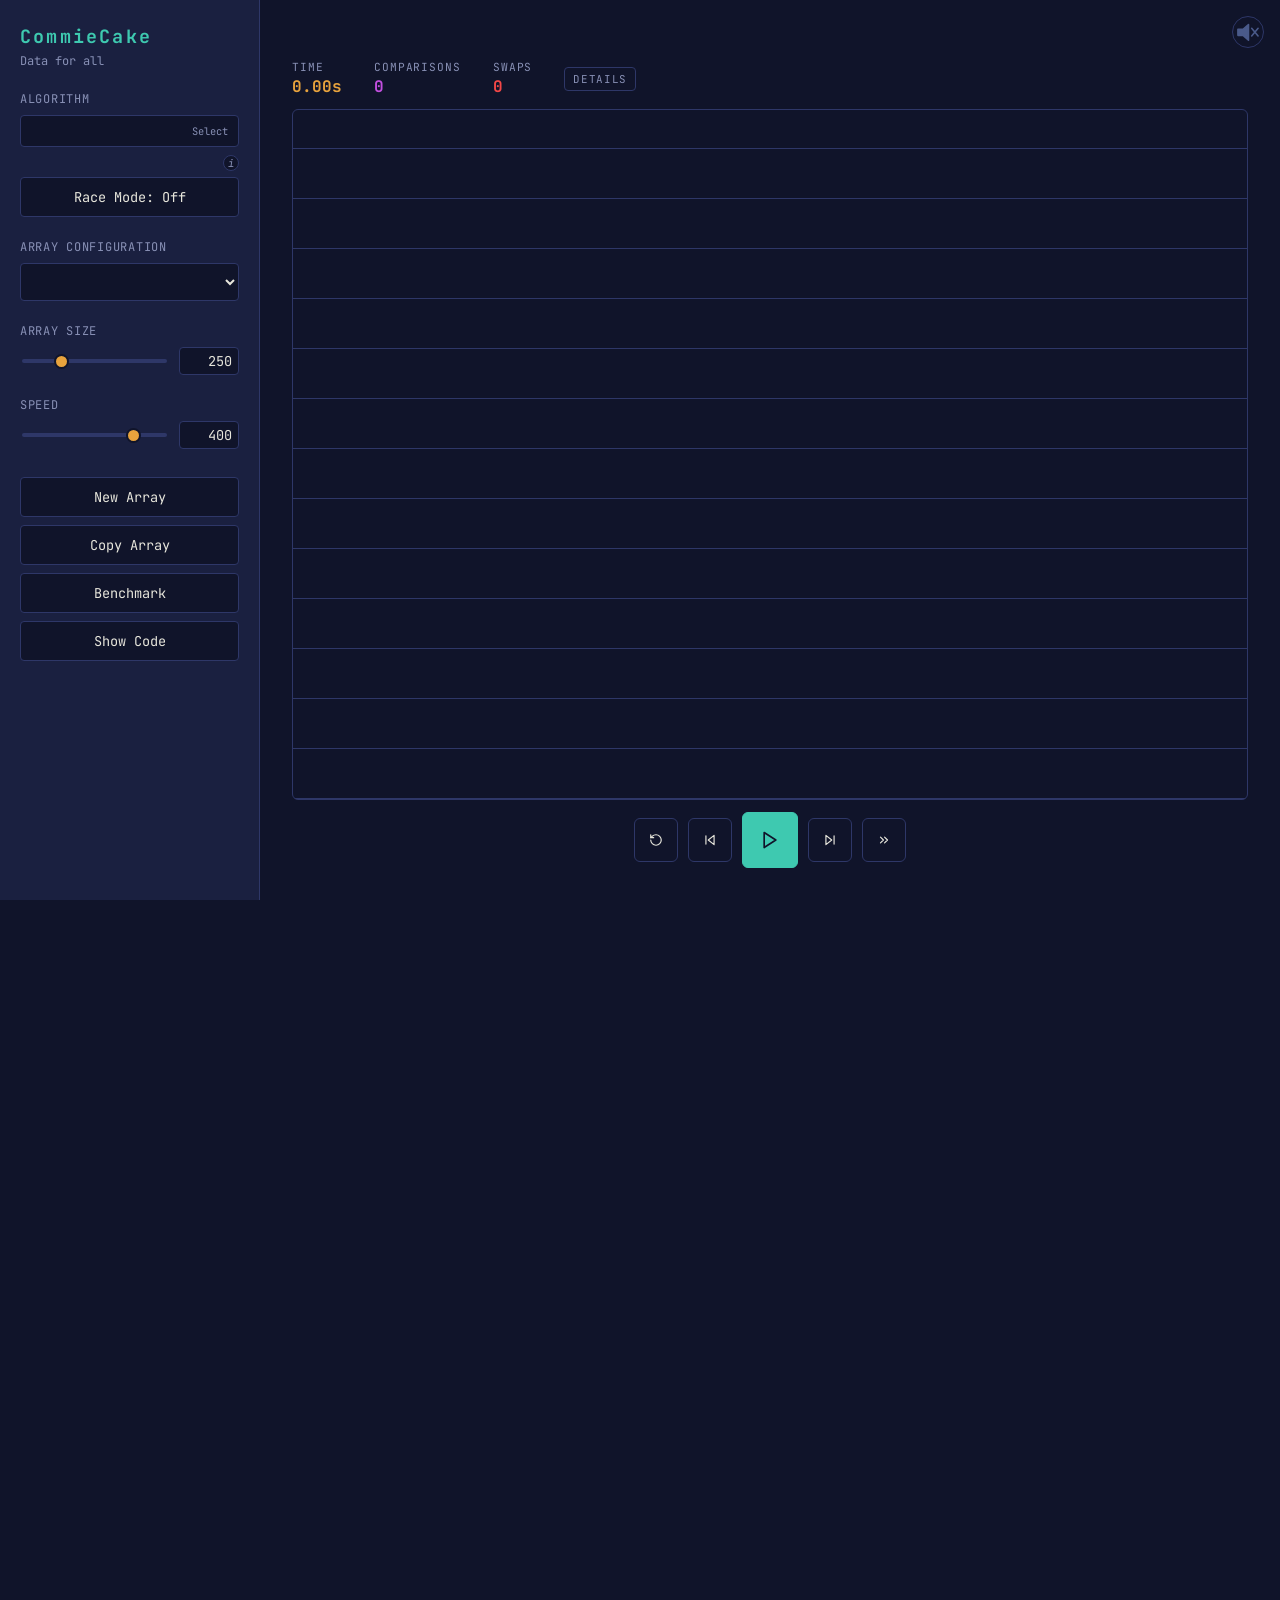
<file: index.html>
<!DOCTYPE html>
<html lang="en">
    <head>
        <!-- just redirect to public/index.html (for live server) -->
        <meta http-equiv="refresh" content="0; url=public/">
    </head>
    <body>
        <p>Redirecting...</p>
    </body>
</html>
</file>
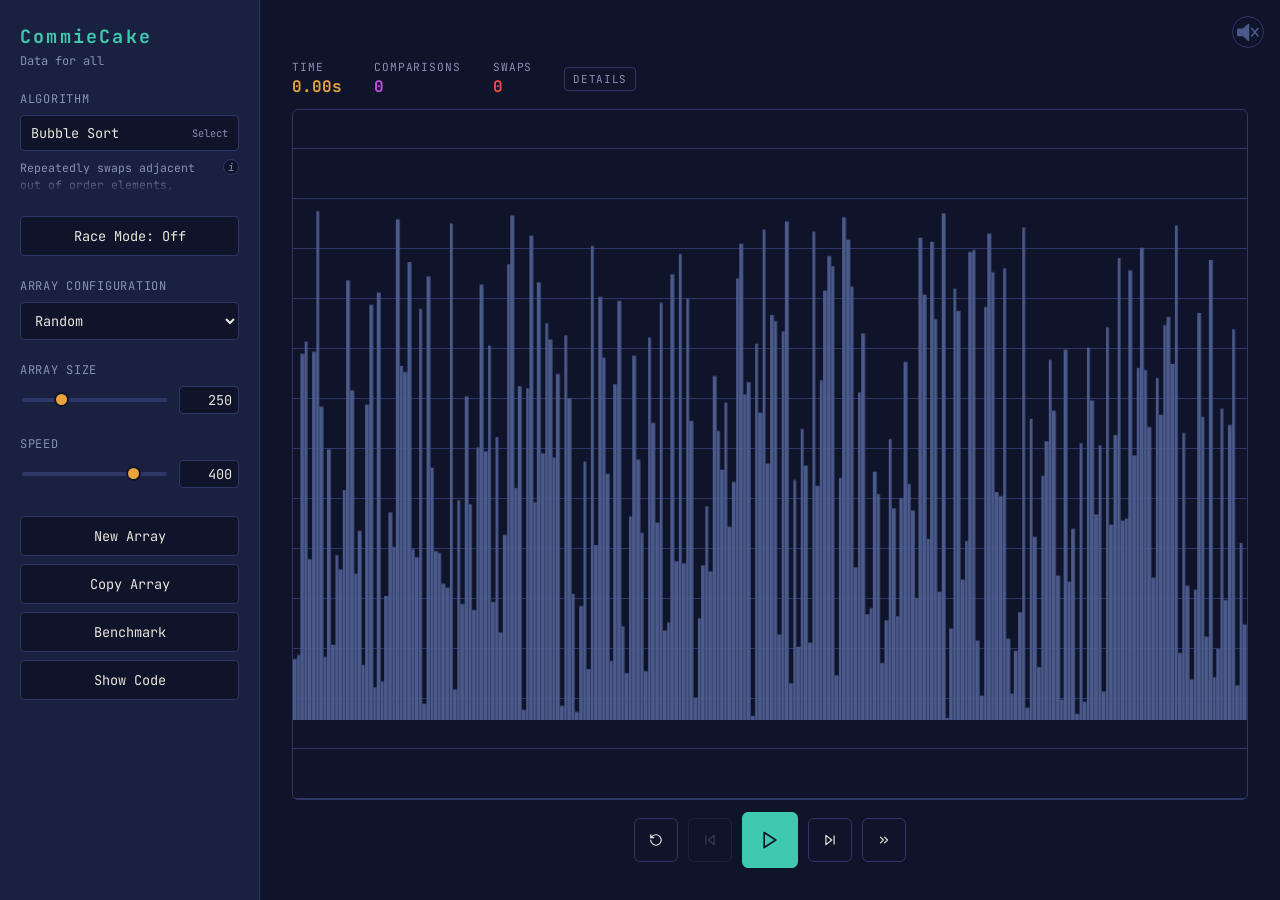
<file: public/index.html>
<!DOCTYPE html>
<html lang="en">
    <head>
        <meta charset="UTF-8" />
        <meta name="viewport" content="width=device-width, initial-scale=1.0" />
        <title>CommieCake | Sorting Visualiser</title>
        <link rel="icon" href="assets/icons/commiecake.ico" />
        <link rel="stylesheet" href="css/base.css">
        <link rel="stylesheet" href="css/sidebar.css">
        <link rel="stylesheet" href="css/stats-panel.css">
        <link rel="stylesheet" href="css/race-tracks.css">
        <link rel="stylesheet" href="css/timeline-controls.css">
        <link rel="stylesheet" href="css/canvas.css">
        <link rel="stylesheet" href="css/command-palette.css">
        <link rel="stylesheet" href="css/array-config.css">
        <link rel="stylesheet" href="css/toast.css">
        <link rel="stylesheet" href="css/code-panel.css">
        <link rel="stylesheet" href="css/icon-btn.css">
        <link rel="stylesheet" href="css/important.css">
    </head>
    <body>
        <div id="app">
            <aside id="controls">
                <div class="panel-header">
                    <h1>CommieCake</h1>
                    <p class="tagline">Data for all</p>
                </div>

                <div class="control-group">
                    <label id="algo-picker-label" for="algo-picker-toggle">Algorithm</label>
                    <button
                        type="button"
                        id="algo-picker-toggle"
                        class="algo-picker-toggle"
                        aria-haspopup="dialog"
                        aria-expanded="false"
                    >
                        <span id="algo-picker-current"></span>
                        <span class="algo-picker-hint">Select</span>
                    </button>

                    <div class="description-row" id="description-row">
                        <p id="algorithm-description" class="algorithm-description"></p>
                        <button 
                            id="info-btn" 
                            class="info-btn" 
                            type="button"
                            aria-label="Show Full Description"
                            aria-expanded="false"
                            aria-controls="description-popup"
                        >i</button>
                        <div id="description-popup" class="description-popup" role="tooltip"></div>
                    </div>

                    <div class="control-group hidden" id="algo-b-control-group">
                        <label id="algo-picker-label-b" for="algo-picker-toggle-b">Algorithm B</label>
                        <button
                            type="button"
                            id="algo-picker-toggle-b"
                            class="algo-picker-toggle"
                            aria-haspopup="dialog"
                            aria-expanded="false"
                        >
                            <span id="algo-picker-current-b"></span>
                            <span class="algo-picker-hint">Select</span>
                        </button>
                    </div>
                </div>

                <div class="control-group">
                    <button type="button" id="race-toggle-btn" class="race-toggle-btn">Race Mode: Off</button>
                </div>

                <div class="control-group">
                    <label for="array-config-select">Array Configuration</label>
                    <div class="array-config-row">
                        <select id="array-config-select"></select>
                        <button
                            type="button"
                            id="array-config-edit-btn"
                            class="array-config-edit-btn hidden"
                            aria-label="Edit Custom Array"
                            title="Edit Custom Array"
                        >
                            <svg viewBox="0 0 24 24"><path d="M12 20h9"></path><path d="M16.5 3.5a2.121 2.121 0 0 1 3 3L7 19l-4 1 1-4Z"></path></svg>
                        </button>
                    </div>
                </div>

                <div class="control-group">
                    <label for="size-slider">Array size</label>
                    <div class="range-row">
                        <input type="range" id="size-slider" min="5" max="1000" value="250" />
                        <input type="number" id="size-number" min="5" max="1000" value="250" />
                    </div>
                </div>

                <div class="control-group">
                    <label for="speed-slider">Speed</label>
                    <div class="range-row">
                        <input type="range" id="speed-slider" min="1" max="500" value="400" />
                        <input type="number" id="speed-number" min="1" max="500" value="400" />
                    </div>
                </div>

                <div class="button-row">
                    <button id="new-array-btn">New Array</button>
                    <button id="copy-array-btn">Copy Array</button>
                    <button id="benchmark-btn">Benchmark</button>
                    <button id="code-btn">Show Code</button>
                </div>
            </aside>

            <main>
                <button type="button" id="sound-btn" class="icon-btn" aria-pressed="false" aria-label="Toggle Sound">
                    <img id="sound-icon" src="assets/images/sound-off.svg" alt="" width="24" height="24" />
                </button>

                <p id="race-banner" class="race-banner"></p>

                <div id="race-tracks" class="race-tracks">
                    <div class="track-row" id="track-row-a">
                        <div class="track-stats">
                            <div class="stat">
                                <span class="stat-label">Time</span>
                                <span id="timer-value" class="stat-value stat-value-timer">0.00s</span>
                            </div>
                            <div class="stat">
                                <span class="stat-label">Comparisons</span>
                                <span id="comparisons-value" class="stat-value stat-value-comparisons">0</span>
                            </div>
                            <div class="stat">
                                <span class="stat-label">Swaps</span>
                                <span id="swaps-value" class="stat-value stat-value-swaps">0</span>
                            </div>

                            <div class="stats-details" id="stats-details-a">
                                <button 
                                    type="button" 
                                    id="stats-details-btn" 
                                    class="stats-details-btn"
                                    aria-label="Show Algorithm Details"
                                    aria-expanded="false"
                                    aria-controls="stats-details-popup"
                                >
                                    Details
                                </button>
                                <div id="stats-details-popup" class="stats-details-popup" role="tooltip">
                                    <div class="stat">
                                        <span class="stat-label">Time Complexity</span>
                                        <span id="time-complexity-value" class="stat-value stat-value-time-complexity">-</span>
                                    </div>
                                    <div class="stat">
                                        <span class="stat-label">Space Complexity</span>
                                        <span id="space-complexity-value" class="stat-value stat-value-space-complexity">-</span>
                                    </div>
                                    <div class="stat">
                                        <span class="stat-label">Stable</span>
                                        <span id="stable-value" class="stat-value stat-value-stable">-</span>
                                    </div>
                                    <div class="stat">
                                        <span class="stat-label">In Place</span>
                                        <span id="in-place-value" class="stat-value stat-value-in-place">-</span>
                                    </div>
                                </div>
                            </div>
                        </div>

                        <div id="canvas-wrapper" class="canvas-wrapper">
                            <div class="canvas-frame">
                                <span id="canvas-label-a" class="canvas-label"></span>
                                <span id="winner-badge-a" class="winner-badge">Winner!</span>
                                <canvas id="canvas" width="900" height="500"></canvas>
                            </div>
                            <pre id="code-panel" class="hidden"><code id="code-content"></code></pre>
                        </div>
                    </div>

                    <div class="track-row hidden" id="track-row-b">
                        <div class="track-stats">
                            <div class="stat">
                                <span class="stat-label">Time</span>
                                <span id="timer-value-b" class="stat-value stat-value-timer">0.00s</span>
                            </div>
                            <div class="stat">
                                <span class="stat-label">Comparisons</span>
                                <span id="comparisons-value-b" class="stat-value stat-value-comparisons">0</span>
                            </div>
                            <div class="stat">
                                <span class="stat-label">Swaps</span>
                                <span id="swaps-value-b" class="stat-value stat-value-swaps">0</span>
                            </div>

                            <div class="stats-details" id="stats-details-b">
                                <button 
                                    type="button" 
                                    id="stats-details-btn-b" 
                                    class="stats-details-btn"
                                    aria-label="Show Algorithm Details"
                                    aria-expanded="false"
                                    aria-controls="stats-details-popup-b"
                                >
                                    Details
                                </button>
                                <div id="stats-details-popup-b" class="stats-details-popup" role="tooltip">
                                    <div class="stat">
                                        <span class="stat-label">Time Complexity</span>
                                        <span id="time-complexity-value-b" class="stat-value stat-value-time-complexity">-</span>
                                    </div>
                                    <div class="stat">
                                        <span class="stat-label">Space Complexity</span>
                                        <span id="space-complexity-value-b" class="stat-value stat-value-space-complexity">-</span>
                                    </div>
                                    <div class="stat">
                                        <span class="stat-label">Stable</span>
                                        <span id="stable-value-b" class="stat-value stat-value-stable">-</span>
                                    </div>
                                    <div class="stat">
                                        <span class="stat-label">In Place</span>
                                        <span id="in-place-value-b" class="stat-value stat-value-in-place">-</span>
                                    </div>
                                </div>
                            </div>
                        </div>

                        <div id="canvas-wrapper-b" class="canvas-wrapper">
                            <div class="canvas-frame">
                                <span id="canvas-label-b" class="canvas-label"></span>
                                <span id="winner-badge-b" class="winner-badge">Winner!</span>
                                <canvas id="canvas-b" width="900" height="500"></canvas>
                            </div>
                        </div>
                    </div>
                </div>
                
                <div class="timeline-controls" id="timeline-controls">
                    <button type="button" id="reset-btn" class="timeline-btn" aria-label="Reset to start" title="Reset">
                        <!-- you dont even understand how look it took me to make this stupid icon -->
                        <svg viewBox="0 0 24 24"><path d="M3 12a9 9 0 1 0 9-9 9.75 9.75 0 0 0-6.74 2.74L3 8"></path><path d="M3 3v5h5"></path></svg>
                    </button>
                    <button type="button" id="step-back-btn" class="timeline-btn" aria-label="Step backward" title="Step back">
                        <svg viewBox="0 0 24 24"><polygon points="19 20 9 12 19 4 19 20"></polygon><line x1="5" y1="19" x2="5" y2="5"></line></svg>
                    </button>
                    <button type="button" id="play-pause-btn" class="timeline-btn" aria-label="Play">
                        <svg class="icon-play" viewBox="0 0 24 24"><polygon points="5 3 19 12 5 21 5 3"></polygon></svg>
                        <svg class="icon-pause" viewBox="0 0 24 24"><rect x="6" y="4" width="4" height="16"></rect><rect x="14" y="4" width="4" height="16"></rect></svg>
                    </button>
                    <button type="button" id="step-forward-btn" class="timeline-btn" aria-label="Step forward" title="Step forward">
                        <svg viewBox="0 0 24 24"><polygon points="5 4 15 12 5 20 5 4"></polygon><line x1="19" y1="5" x2="19" y2="19"></line></svg>
                    </button>
                    <button type="button" id="jump-end-btn" class="timeline-btn" aria-label="Jump to end" title="Jump to end">
                        <svg viewBox="0 0 24 24"><polyline points="13 17 18 12 13 7"></polyline><polyline points="6 17 11 12 6 7"></polyline></svg>
                    </button>
                </div>
            </main>
        </div>

        <div id="command-palette-backdrop" class="command-palette-backdrop hidden">
            <div class="command-palette" role="dialog" aria-modal="true" aria-label="Choose Algorithm">
                <input
                    type="text"
                    id="command-palette-search"
                    class="command-palette-search"
                    placeholder="Search Algorithms..."
                    autocomplete="off"
                />
                <div class="command-palette-toolbar">
                    <select id="category-filter-select" class="palette-select" aria-label="Filter by Category"></select>
                    <select id="sort-select" class="palette-select" aria-label="Sort Order">
                        <option value="category">Grouped</option>
                        <option value="name-asc">A-Z</option>
                        <option value="name-dsc">Z-A</option>
                    </select>
                </div>
                <div id="command-palette-list" class="command-palette-list" role="listbox" aria-label="Algorithm"></div>
            </div>
        </div>

        <div id="array-config-backdrop" class="command-palette-backdrop hidden">
            <div class="command-palette" role="dialog" aria-modal="true" aria-label="Custom Array">
                <label for="array-config-input" class="array-config-modal-label">Enter comma or space separated values</label>
                <textarea
                    id="array-config-input"
                    class="command-palette-search array-config-textarea"
                    placeholder="e.g. 5, 3, 8, 1, 9"
                    autocomplete="off"
                    rows="4"
                ></textarea>
                <p id="array-config-error" class="array-config-error"></p>
                <div class="button-row">
                    <button type="button" id="array-config-confirm-btn" class="primary">Use This Array</button>
                </div>
            </div>
        </div>

        <div id="toast-container" aria-live="polite"></div>

        <script type="module" src="js/main.js"></script>
    </body>
</html>
</file>
<file: public/css/base.css>
@import url('https://fonts.googleapis.com/css2?family=JetBrains+Mono:wght@400;500;700&display=swap');

:root {
    --bg: #10142a;
    --panel: #1a2040;
    --panel-border: #2e3768;
    --text: #e7e6dc;
    --text-dim: #8890b5;

    --bar-default: #4a5a8a;

    --amber: #e8a33d;
    --teal: #3ec9b0;
    --purple: #c34fe0;
    --lime: #09c609;
    --red: #f44747;
    --white: #fff;
    --light-blue: #3adeff;
}

* {
    box-sizing: border-box;
}

html, body {
    height: 100%;
    overflow: hidden;
}

body {
    margin: 0;
    background: var(--bg);
    color: var(--text);
    font-family: 'JetBrains Mono', Consolas, Menlo, monospace;
    overflow: hidden;
}

#app {
    display: flex;
    height: 100vh;
    position: relative;
}

/* --- scrollbars --- */

#controls,
main,
.command-palette-list,
#code-panel {
    scrollbar-width: thin;
    scrollbar-color: var(--panel-border) var(--bg);
}

#controls::-webkit-scrollbar,
main::-webkit-scrollbar,
.command-palette-list::-webkit-scrollbar,
#code-panel::-webkit-scrollbar {
    width: 10px;
}

#controls::-webkit-scrollbar-track,
main::-webkit-scrollbar-track,
.command-palette-list::-webkit-scrollbar-track,
#code-panel::-webkit-scrollbar-track {
    background: var(--bg);
}

#controls::-webkit-scrollbar-thumb,
main::-webkit-scrollbar-thumb,
.command-palette-list::-webkit-scrollbar-thumb,
#code-panel::-webkit-scrollbar-thumb {
    background: var(--panel-border);
    border-radius: 6px;
    border: 2px solid var(--bg);
}

#controls::-webkit-scrollbar-thumb:hover,
main::-webkit-scrollbar-thumb:hover,
.command-palette-list::-webkit-scrollbar-thumb:hover,
#code-panel::-webkit-scrollbar-thumb:hover {
    background: var(--teal);
}

/* --- media queries --- */

@media (prefers-reduced-motion: reduce) {
    * {
        transition: none !important;
    }
}

@media (max-width: 860px) {
    body {
        overflow: auto;
    }

    #app,
    #app.racing {
        flex-direction: column;
        height: auto;
    }
}
</file>
<file: public/css/sidebar.css>
/* --- sidebar --- */

#controls {
    width: 260px;
    flex-shrink: 0;
    height: 100%;
    overflow-y: auto;
    background: var(--panel);
    border-right: 1px solid var(--panel-border);
    padding: 24px 20px;
    display: flex;
    flex-direction: column;
    gap: 22px;
}

.panel-header h1 {
    margin: 0;
    font-size: 1.15rem;
    letter-spacing: 0.12em;
    color: var(--teal);
}

.panel-header .tagline {
    margin: 4px 0 0;
    font-size: 0.75rem;
    color: var(--text-dim);
}

.control-group {
    display: flex;
    flex-direction: column;
    gap: 8px;
}

.control-group.hidden {
    display: none;
}

.control-group label {
    font-size: 0.75rem;
    text-transform: uppercase;
    letter-spacing: 0.06em;
    color: var(--text-dim);
}

.control-group label span {
    color: var(--amber);
}

.shortcuts-hint {
    margin: 0;
    font-size: 0.68rem;
    color: var(--text-dim);
    text-align: center;
}

/* --- select --- */

select {
    background: var(--bg);
    color: var(--text);
    border: 1px solid var(--panel-border);
    border-radius: 4px;
    padding: 8px 10px;
    font: inherit;
    font-size: 0.85rem;
}

select:focus-visible {
    outline: 2px solid var(--teal);
    outline-offset: 1px;
}

/* --- range sliders --- */

input[type='range'] {
    -webkit-appearance: none;
    appearance: none;
    width: 100%;
    height: 4px;
    background: var(--panel-border);
    border-radius: 2px;
}

input[type='range']::-webkit-slider-thumb {
    -webkit-appearance: none;
    appearance: none;
    width: 15px;
    height: 15px;
    border-radius: 50%;
    background: var(--amber);
    cursor: pointer;
    border: 2px solid var(--bg);
}

input[type='range']::-moz-range-thumb {
    width: 15px;
    height: 15px;
    border-radius: 50%;
    background: var(--amber);
    cursor: pointer;
    border: 2px solid var(--bg);
}

input[type='range']:focus-visible {
    outline: 2px solid var(--teal);
    outline-offset: 3px;
}

/* --- range + number pairing --- */

.range-row {
    display: flex;
    align-items: center;
    gap: 10px;
}

.range-row input[type='range'] {
    flex: 1;
}

.range-row input[type='number'] {
    width: 60px;
    flex-shrink: 0;
    font: inherit;
    font-size: 0.85rem;
    background: var(--bg);
    color: var(--text);
    border: 1px solid var(--panel-border);
    border-radius: 4px;
    padding: 4px 6px;
    text-align: right;
}

.range-row input[type='number']:focus-visible {
    outline: 2px solid var(--teal);
    outline-offset: 1px;
}

.range-row input[type='number']::-webkit-inner-spin-button,
.range-row input[type='number']::-webkit-outer-spin-button {
    -webkit-appearance: none;
    margin: 0;
}

/* --- buttons --- */

.button-row {
    display: flex;
    flex-direction: column;
    gap: 8px;
    margin-top: 6px;
}

button {
    font: inherit;
    font-size: 0.85rem;
    padding: 10px 14px;
    border-radius: 4px;
    border: 1px solid var(--panel-border);
    background: var(--bg);
    color: var(--text);
    cursor: pointer;
    transition: border-color 0.15s ease, color 0.15s ease;
}

button:hover {
    border-color: var(--teal);
    color: var(--teal);
}

button:focus-visible {
    outline: 2px solid var(--teal);
    outline-offset: 2px;
}

button:disabled {
    opacity: 0.35;
    cursor: not-allowed;
    border-color: var(--panel-border);
    color: var(--text-dim);
}

button:disabled:hover {
    border-color: var(--panel-border);
    color: var(--text-dim);
}

button.primary {
    background: var(--teal);
    border-color: var(--teal);
    color: var(--bg);
    font-weight: 700;
}

button.primary:hover {
    background: transparent;
    color: var(--teal);
}

/* --- media queries --- */

@media (max-width: 860px) {
    #controls {
        width: 100%;
        height: auto;
        overflow-y: visible;
        border-right: none;
        border-bottom: 1px solid var(--panel-border);
        padding: 20px 16px;
    }

    .button-row {
        display: grid;
        grid-template-columns: 1fr 1fr;
        gap: 8px;
    }

    /* .button-row #play-pause-btn {
        grid-column: span 2;
        order: -1;
    }

    .button-row #new-array-btn { order: 1; }
    .button-row #step-btn { order: 2; }
    .button-row #benchmark-btn { order: 3; }
    .button-row #code-btn { order: 4; } */
}

@media (max-width: 480px) {
    .panel-header h1 {
        font-size: 1rem;
    }

    .range-row input[type='number'] {
        width: 52px;
        font-size: 0.78rem;
    }

    .timeline-controls button {
        font-size: 0.72rem;
        padding: 8px 2px;
    }
}
</file>
<file: public/css/stats-panel.css>
/* --- stats details popup --- */

.stats-details {
    position: relative;
    display: flex;
    align-items: center;
}

.stats-details-btn {
    font: inherit;
    font-size: 0.68rem;
    text-transform: uppercase;
    letter-spacing: 0.06em;
    padding: 4px 8px;
    border-radius: 4px;
    border: 1px solid var(--panel-border);
    background: var(--bg);
    color: var(--text-dim);
    cursor: pointer;
    transition: border-color 0.15s ease, color 0.15s ease;
}

.stats-details-btn:hover,
.stats-details-btn:focus-visible {
    border-color: var(--teal);
    color: var(--teal);
    outline: none;
}

.stats-details-popup {
    position: fixed;
    z-index: 20;
    display: flex;
    flex-direction: column;
    gap: 10px;
    min-width: 160px;
    background: var(--bg);
    border: 1px solid var(--panel-border);
    border-radius: 6px;
    padding: 12px 14px;
    opacity: 0;
    pointer-events: none;
    transform: translateY(-4px);
    transition: opacity 0.12s ease, transform 0.12s ease;
}

.stats-details-popup.open {
    opacity: 1;
    pointer-events: auto;
    transform: translateY(0);
}
</file>
<file: public/css/race-tracks.css>
/* --- race tracks --- */

.race-tracks {
    display: flex;
    flex-direction: column;
    flex: 1;
    min-height: 0;
    gap: 20px;
    width: 100%;
    max-width: 1100px;
}

.track-row {
    display: flex;
    flex-direction: column;
    flex: 1;
    min-height: 0;
    gap: 12px;
}

.track-row.hidden {
    display: none;
}

.track-stats {
    display: flex;
    flex-direction: row;
    flex-wrap: wrap;
    gap: 12px 32px;
}

.canvas-wrapper {
    position: relative;
    flex: 1;
    min-width: 0;
    min-height: 0;
    display: flex;
    align-items: stretch;
    justify-content: center;
}

.canvas-frame {
    position: relative;
    min-width: 0;
    max-width: 100%;
    line-height: 0;
}

.canvas-wrapper canvas {
    display: block;
    width: auto;
    height: 100%;
    max-width: 100%;
    object-fit: contain;
    margin: 0;
}

.canvas-wrapper.hidden {
    display: none;
}

.canvas-label {
    position: absolute;
    top: 8px;
    left: 8px;
    z-index: 5;
    background: rgba(16, 20, 42, 0.85);
    color: var(--teal);
    font-size: 0.68rem;
    font-weight: 700;
    line-height: 1.4;
    padding: 3px 8px;
    border-radius: 4px;
    border: 1px solid var(--panel-border);
    pointer-events: none;
    display: none;
}

.race-banner {
    margin: 0;
    text-align: center;
    font-size: 0.85rem;
    font-weight: 700;
    color: var(--amber);
    min-height: 1.2em;
    opacity: 0;
    transition: opacity 0.2s ease;
}

.race-banner.visible {
    opacity: 1;
}

#race-toggle-btn.active {
    border-color: var(--amber);
    color: var(--amber);
}

.winner-badge {
    position: absolute;
    top: 8px;
    right: 8px;
    z-index: 6;
    background: rgba(16, 20, 42, 0.9);
    color: var(--amber);
    font-size: 0.72rem;
    font-weight: 700;
    line-height: 1.4;
    padding: 4px 10px;
    border-radius: 4px;
    border: 1px solid var(--amber);
    pointer-events: none;
    display: none;
}

.winner-badge.visible {
    display: block;
}

/* --- race mode layout --- */

#app.racing main {
    padding-right: 16px;
}

#app.racing .race-tracks {
    max-width: none;
    width: 100%;
    gap: 12px;
}

#app.racing .track-row {
    flex-direction: row;
    align-items: stretch;
    gap: 16px;
}

#app.racing .track-stats {
    flex-direction: column;
    justify-content: center;
    flex-wrap: nowrap;
    width: 220px;
    flex-shrink: 0;
    gap: 12px;
}

#app.racing .stat {
    flex-direction: row;
    align-items: baseline;
    gap: 6px;
    flex-wrap: wrap;
}

#app.racing .stat-value {
    white-space: normal;
}

#app.racing .canvas-wrapper {
    justify-content: flex-end;
}

#app.racing .canvas-label {
    display: block;
}
</file>
<file: public/css/timeline-controls.css>
/* --- timeline controls --- */

.timeline-controls {
    display: flex;
    align-items: center;
    justify-content: center;
    gap: 10px;
    width: 100%;
    max-width: 1100px;
    flex-shrink: 0;
    transition: transform 0.15s ease;
}

.timeline-btn {
    display: inline-flex;
    align-items: center;
    justify-content: center;
    width: 44px;
    height: 44px;
    border-radius: 6px;
    border: 1px solid var(--panel-border);
    background: var(--bg);
    color: var(--text);
    cursor: pointer;
    transition: border-color 0.15s ease, color 0.15s ease, background 0.15s ease;
}

.timeline-btn svg {
    width: 20px;
    height: 20px;
    stroke: currentColor;
    fill: none;
    stroke-width: 2;
    stroke-linecap: round;
    stroke-linejoin: round;
}

.timeline-btn:hover,
.timeline-btn:focus-visible {
    border-color: var(--teal);
    color: var(--teal);
    outline: none;
}

.timeline-btn:disabled {
    opacity: 0.35;
    cursor: not-allowed;
    border-color: var(--panel-border);
    color: var(--text-dim);
}

#play-pause-btn.timeline-btn {
    width: 56px;
    height: 56px;
    background: var(--teal);
    border-color: var(--teal);
    color: var(--bg);
}

#play-pause-btn.timeline-btn:hover {
    background: transparent;
    color: var(--teal);
}

#play-pause-btn .icon-pause {
    display: none;
}

#play-pause-btn.is-playing .icon-play {
    display: none;
}

#play-pause-btn.is-playing .icon-pause {
    display: block;
}
</file>
<file: public/css/canvas.css>
/* --- canvas --- */

main {
    flex: 1;
    display: flex;
    flex-direction: column;
    align-items: center;
    justify-content: safe center;
    gap: 12px;
    padding: 32px;
    min-width: 0;
    height: 100%;
    overflow-y: auto;
    overflow-x: hidden;
}

canvas {
    width: 100%;
    max-width: 1100px;
    height: auto;
    background-color: var(--bg);
    background-image: repeating-linear-gradient(
        to top,
        var(--panel-border) 0,
        var(--panel-border) 1px,
        transparent 1px,
        transparent 50px
    );
    border: 1px solid var(--panel-border);
    border-radius: 6px;
}

canvas.no-grid {
    background-image: none;
}

/* --- stats bar --- */

.stat {
    display: flex;
    flex-direction: column;
    gap: 2px;
}

.stat-label {
    font-size: 0.7rem;
    text-transform: uppercase;
    letter-spacing: 0.08em;
    color: var(--text-dim);
}

.stat-value {
    font-size: 1rem;
    font-weight: 700;
}

.stat-value-timer {
    color: var(--amber);
}

.stat-value-time-complexity {
    color: var(--teal);
}

.stat-value-space-complexity {
    color: var(--teal);
}

.stat-value-stable {
    color: var(--teal);
}

.stat-value-in-place {
    color: var(--teal);
}

.stat-value-comparisons {
  color: var(--purple);
}

.stat-value-swaps {
  color: var(--red);
}

/* --- media queries --- */

@media (max-width: 860px) {
    main,
    #app.racing main {
        height: auto;
        overflow-y: visible;
        padding: 20px 16px;
    }

    .race-tracks,
    #app.racing .race-tracks {
        flex: none;
    }

    .track-row,
    #app.racing .track-row {
        flex: none;
        flex-direction: column;
    }

    .track-stats,
    #app.racing .track-stats {
        flex-direction: row;
        flex-wrap: wrap;
        min-width: 0;
        width: 100%;
    }

    .stat,
    #app.racing .stat {
        min-width: 0;
        flex: 1 1 auto;
    }

    #app.racing .stat {
        flex-direction: column;
    }

    .canvas-wrapper,
    #app.racing .canvas-wrapper {
        flex: none;
    }

    .canvas-frame {
        width: 100%;
        max-width: 100%;
    }

    .canvas-wrapper canvas,
    #app.racing .canvas-wrapper canvas {
        width: 100%;
        height: auto;
        max-width: 100%;
        max-height: none;
    }
}
</file>
<file: public/css/command-palette.css>
/* --- algorithm picker trigger --- */

.algo-picker-toggle {
    width: 100%;
    display: flex;
    align-items: center;
    justify-content: space-between;
    gap: 8px;
    background: var(--bg);
    color: var(--text);
    border: 1px solid var(--panel-border);
    border-radius: 4px;
    padding: 8px 10px;
    font: inherit;
    font-size: 0.85rem;
    cursor: pointer;
    text-align: left;
}

.algo-picker-toggle:hover,
.algo-picker-toggle:focus-visible {
    border-color: var(--teal);
    color: var(--teal);
    outline: none;
}

.algo-picker-hint {
    font-size: 0.65rem;
    color: var(--text-dim);
    flex-shrink: 0;
}

/* --- algorithm/command palette/modal overlay --- */

.command-palette-backdrop {
    position: fixed;
    inset: 0;
    z-index: 100;
    background: rgba(8, 10, 24, 0.7);
    display: flex;
    justify-content: center;
    padding-top: 12vh;
}

.command-palette-backdrop.hidden {
    display: none;
}

.command-palette {
    width: 480px;
    max-width: 90vw;
    max-height: 70vh;
    display: flex;
    flex-direction: column;
    gap: 10px;
    background: var(--panel);
    border: 1px solid var(--panel-border);
    border-radius: 8px;
    padding: 14px;
    box-shadow: 0 20px 60px rgba(0, 0, 0, 0.5);
}

.command-palette-search {
    width: 100%;
    box-sizing: border-box;
    background: var(--bg);
    color: var(--text);
    border: 1px solid var(--panel-border);
    border-radius: 6px;
    padding: 10px 12px;
    font: inherit;
    font-size: 0.95rem;
}

.command-palette-search:focus-visible {
    outline: 2px solid var(--teal);
    outline-offset: 1px;
}

.command-palette-list {
    overflow-y: auto;
}

.algo-picker-group-label {
    margin: 10px 0 4px;
    font-size: 0.65rem;
    text-transform: uppercase;
    letter-spacing: 0.08em;
    color: var(--text-dim);
}

.algo-picker-group-label:first-child {
    margin-top: 0;
}

.command-palette-chips {
    display: flex;
    flex-wrap: wrap;
    gap: 6px;
}

.chip:hover,
.chip:focus-visible {
    border-color: var(--teal);
    color: var(--teal);
    outline: none;
}

.chip.active {
    background: var(--teal);
    border-color: var(--teal);
    color: var(--bg);
    font-weight: 700;
}

.command-palette-empty {
    padding: 16px 8px;
    text-align: center;
    color: var(--text-dim);
    font-size: 0.8rem;
}

.command-palette-toolbar {
    display: flex;
    gap: 8px;
}

.palette-select {
    flex: 1;
    font-size: 0.78rem;
    padding: 6px 8px;
}

.algo-picker-option {
    width: 100%;
    display: flex;
    align-items: center;
    justify-content: space-between;
    gap: 10px;
    background: transparent;
    border: none;
    border-radius: 4px;
    padding: 8px 10px;
    font: inherit;
    font-size: 0.85rem;
    color: var(--text);
    cursor: pointer;
    text-align: left;
}

.algo-picker-option-complexity {
    font-size: 0.68rem;
    color: var(--text-dim);
    white-space: nowrap;
    flex-shrink: 0;
}

.algo-picker-option:hover,
.algo-picker-option.active {
    background: rgba(62, 201, 176, 0.14);
    color: var(--teal);
}

/* --- description popup --- */

.description-row {
    position: relative;
}

.description-row.hidden {
    display: none;
}

.algorithm-description {
    margin: 0;
    padding-right: 20px;
    font-size: 0.72rem;
    line-height: 1.5;
    max-height: 3em;
    overflow: hidden;
    position: relative;
    color: var(--text-dim);
}

.algorithm-description::after {
    content: '';
    position: absolute;
    bottom: 0;
    left: 0;
    right: 20px;
    height: 1.4em;
    background: linear-gradient(to bottom, transparent, var(--panel));
}

.info-btn {
    position: absolute;
    top: 0;
    right: 0;
    width: 16px;
    height: 16px;
    border-radius: 50%;
    border: 1px solid var(--panel-border);
    background: var(--bg);
    color: var(--text-dim);
    font-family: 'JetBrains Mono', monospace;
    font-size: 0.65rem;
    font-style: italic;
    line-height: 1;
    padding: 0;
    display: flex;
    align-items: center;
    justify-content: center;
    cursor: pointer;
}

.info-btn:hover,
.info-btn:focus-visible {
    color: var(--teal);
    border-color: var(--teal);
    outline: none;
}

.description-popup {
    position: absolute;
    top: calc(100% + 6px);
    left: 0;
    width: 100%;
    z-index: 20;
    background: var(--bg);
    border: 1px solid var(--panel-border);
    border-radius: 6px;
    padding: 10px 12px;
    font-size: 0.72rem;
    line-height: 1.5;
    color: var(--text);
    opacity: 0;
    pointer-events: none;
    transform: translateY(-4px);
    transition: opacity 0.12s ease, transform 0.12s ease;
}

.description-row:hover .description-popup,
.description-popup.open {
    opacity: 1;
    pointer-events: auto;
    transform: translateY(0);
}

/* --- media query --- */

@media (max-width: 860px) {
    .command-palette-backdrop {
        padding-top: 8vh;
    }
}

@media (max-width: 480px) {
    .command-palette {
        padding: 10px;
    }
}
</file>
<file: public/css/array-config.css>
/* --- array config select row --- */

.array-config-row {
    display: flex;
    align-items: center;
    gap: 8px;
}

.array-config-row select {
    flex: 1;
}

.array-config-edit-btn {
    flex-shrink: 0;
    width: 32px;
    height: 32px;
    padding: 0;
    display: flex;
    align-items: center;
    justify-content: center;
    border-radius: 4px;
    border: 1px solid var(--panel-border);
    background: var(--bg);
    color: var(--text);
    cursor: pointer;
}

.array-config-edit-btn:hover,
.array-config-edit-btn:focus-visible {
    border-color: var(--teal);
    color: var(--teal);
    outline: none;
}

.array-config-edit-btn.hidden {
    display: none;
}

.array-config-edit-btn svg {
    width: 16px;
    height: 16px;
    stroke: currentColor;
    fill: none;
    stroke-width: 2;
    stroke-linecap: round;
    stroke-linejoin: round;
}

/* --- custom array modal --- */

.array-config-modal-label {
    font-size: 0.75rem;
    color: var(--text-dim);
}

.array-config-textarea {
    resize: vertical;
    min-height: 80px;
}

.array-config-error {
    margin: 0;
    font-size: 0.72rem;
    color: var(--amber);
    min-height: 1em;
}
</file>
<file: public/css/toast.css>
/* --- toast --- */

#toast-container {
    position: fixed;
    bottom: 20px;
    right: 20px;
    z-index: 300;
    display: flex;
    flex-direction: column;
    gap: 8px;
    pointer-events: none;
}

.toast {
    background: var(--panel);
    color: var(--text);
    border: 1px solid var(--panel-border);
    border-radius: 6px;
    padding: 10px 14px;
    font: inherit;
    font-size: 0.8rem;
    box-shadow: 0 8px 24px rgba(0, 0, 0, 0.4);
    opacity: 0;
    transform: translateY(8px);
    transition: opacity 0.15s ease, transform 0.15s ease;
}

.toast.visible {
    opacity: 1;
    transform: translateY(0);
}

.toast-error {
    border-color: var(--amber);
    color: var(--amber);
}

@media (max-width: 480px) {
    #toast-container {
        left: 16px;
        right: 16px;
        bottom: 16px;
    }

    .toast {
        text-align: center;
    }
}
</file>
<file: public/css/code-panel.css>
/* --- code panel --- */

#code-panel {
    position: absolute;
    inset: 0;
    margin: 0;
    overflow: auto;
    background: var(--bg);
    border: 1px solid var(--panel-border);
    border-radius: 6px;
    padding: 18px 22px;
    font-family: 'JetBrains Mono', Consolas, Menlo, monospace;
    font-size: 0.8rem;
    line-height: 1.6;
    white-space: pre;
    tab-size: 4;
}

#code-panel.hidden {
    display: none;
}

/* --- tokens --- */

.tok-comment {
    color: var(--text-dim);
}

.tok-jsdoc-tag {
    color: var(--red);
}

.tok-jsdoc-brace {
    color: var(--amber);
}

.tok-jsdoc-type {
    color: var(--teal);
}

.tok-jsdoc-name {
    color: var(--white);
}

.tok-string {
    color: var(--lime);
}

.tok-number {
    color: var(--amber);
}

.tok-function {
    color: var(--light-blue);
}

.tok-keyword {
    color: var(--purple);
    font-weight: 700;
}
</file>
<file: public/css/icon-btn.css>
/* --- icon button --- */

.icon-btn {
    position: fixed;
    top: 16px;
    right: 16px;
    z-index: 200;
    width: 32px;
    height: 32px;
    flex-shrink: 0;
    border-radius: 50%;
    border: 1px solid var(--panel-border);
    background: var(--bg);
    padding: 0;
    display: flex;
    align-items: center;
    justify-content: center;
    cursor: pointer;
}

.icon-btn img {
    display: block;
}

.icon-btn.active {
    border-color: var(--bar-default);
}

.icon-btn:hover,
.icon-btn:focus-visible {
    border-color: var(--teal);
    outline: none;
}

.icon-btn:hover img,
.icon-btn:focus-visible img {
    opacity: 1;
}

#sound-icon {
    pointer-events: none !important;
}

@media (max-width: 860px) {
    .icon-btn {
        position: absolute;
    }
}
</file>
<file: public/css/important.css>
/* 

    ____        __           ____              ___    ____
   / __ \____ _/ /_____ _   / __/___  _____   /   |  / / /   
  / / / / __ `/ __/ __ `/  / /_/ __ \/ ___/  / /| | / / /     
 / /_/ / /_/ / /_/ /_/ /  / __/ /_/ / /     / ___ |/ / /     
/_____/\__,_/\__/\__,_/  /_/  \____/_/     /_/  |_/_/_/     
                                                          

⣿⣿⣿⣿⣿⣿⣿⣿⣿⣿⣿⣿⣿⣿⣿⣿⣿⣿⣿⣿⣿⣿⣿⣿⠿⠿⠿⠿⠟⠋⠉⠉⠉⠉⠀⠀⠉⠉⠉⠛⠿⣿⣿⣿⣿⣿⣿⣿⣿⣿⣿⣿⣿⣿⣿⣿⣿⣿⣿⣿⣿⣿⣿⣿⣿
⣿⣿⣿⣿⣿⣿⣿⣿⣿⣿⣿⣿⣿⣿⣿⣿⣿⣿⣿⣿⠟⠛⠉⠀⠀⠀⠀⠀⠀⠀⠀⠀⠀⠀⠀⠀⠀⠀⠀⠀⠀⠀⠉⠛⠻⠿⢿⣿⣿⣿⣿⣿⣿⣿⣿⣿⣿⣿⣿⣿⣿⣿⣿⣿⣿
⣿⣿⣿⣿⣿⣿⣿⣿⣿⣿⣿⣿⣿⣿⣿⣿⡿⠛⠁⠀⠀⠀⠀⠀⠀⠀⠀⠀⠀⠀⠀⠀⠀⠀⠀⠀⠀⠀⠀⠀⠀⣀⠀⠀⠀⠀⠀⠙⢿⣿⣿⣿⣿⣿⣿⣿⣿⣿⣿⣿⣿⣿⣿⣿⣿
⣿⣿⣿⣿⣿⣿⣿⣿⣿⣿⣿⣿⣿⣿⣿⡟⠀⠀⠀⠀⣠⣦⠀⠀⣷⠀⠀⠀⣠⣠⠀⠀⠀⠀⠀⠐⠸⠀⠀⠀⢰⠿⠖⢀⡀⠀⠀⠀⠀⠙⢿⣿⣿⣿⣿⣿⣿⣿⣿⣿⣿⣿⣿⣿⣿
⣿⣿⣿⣿⣿⣿⣿⣿⣿⣿⣿⣿⣿⣿⡿⠁⠀⣴⠔⡾⠻⠀⠆⠀⠀⠀⠀⠀⠀⠀⠀⠀⠀⠀⠀⠀⠀⠀⠀⠀⠀⠀⠀⠉⠻⠧⠀⠀⠀⠀⠈⢿⣿⣿⣿⣿⣿⣿⣿⣿⣿⣿⣿⣿⣿
⣿⣿⣿⣿⣿⣿⣿⣿⣿⣿⣿⣿⣿⣿⡇⠀⠀⠉⠀⠀⠀⢀⣀⣀⡀⠀⠀⡀⠀⠀⠀⠀⠀⠀⠀⠀⠀⠀⠀⠀⠀⠀⠀⠀⠀⠀⢻⣧⡀⠀⠀⠀⢿⣿⣿⣿⣿⣿⣿⣿⣿⣿⣿⣿⣿
⣿⣿⣿⣿⣿⣿⣿⣿⣿⣿⣿⣿⣿⣿⠃⠀⠀⠀⠀⣴⣶⣿⣿⣿⣿⣿⣿⣷⣶⣶⣤⣤⣤⣤⣦⣄⣤⣶⣶⣶⣶⣦⣤⡀⠀⠀⠸⠿⠟⠀⠀⠀⠀⣿⣿⣿⣿⣿⣿⣿⣿⣿⣿⣿⣿
⣿⣿⣿⣿⣿⣿⣿⣿⣿⣿⣿⣿⣿⡏⠀⠀⠀⠀⣼⣿⣿⣿⣿⣿⣿⣿⣿⣿⣿⣿⣿⣿⣿⣿⣿⣿⣿⣿⣿⣿⣿⣿⣿⣿⣶⡀⠀⠀⠀⠀⠀⠀⠀⢹⣿⣿⣿⣿⣿⣿⣿⣿⣿⣿⣿
⣿⣿⣿⣿⣿⣿⣿⣿⣿⣿⣿⣿⣿⡇⠀⠀⠀⣸⣿⣿⣿⣿⣿⣿⣿⣿⣿⣿⣿⣿⣿⣿⣿⣿⣿⣿⣿⣿⣿⣿⣿⣿⣿⣿⣿⡇⠐⣶⡀⠀⠀⠀⠀⠈⣿⣿⣿⣿⣿⣿⣿⣿⣿⣿⣿
⣿⣿⣿⣿⣿⣿⣿⣿⣿⣿⣿⣿⣿⣷⠀⠀⠀⣿⣿⣿⣿⣿⣿⣿⣿⣿⣿⣿⣿⣿⣿⣿⣿⣿⣿⣿⣿⣿⣿⣿⣿⣿⣿⣿⣿⣷⡀⠙⢿⣆⡀⠀⠀⠀⣿⣿⣿⣿⣿⣿⣿⣿⣿⣿⣿
⣿⣿⣿⣿⣿⣿⣿⣿⣿⣿⣿⣿⣿⡇⠀⠀⢠⣿⣿⣿⣿⣿⣿⣿⣿⣿⣿⣿⣿⣿⣿⣿⣿⣿⣿⣿⣿⠿⠿⣿⣿⣿⣿⣿⣿⣿⣿⣷⡄⢻⡗⠀⠀⠀⣿⣿⣿⣿⣿⣿⣿⣿⣿⣿⣿
⣿⣿⣿⣿⣿⣿⣿⣿⣿⣿⣿⣿⣿⡇⠀⠀⡼⠟⠉⠀⠀⠉⠛⠛⠻⠿⣿⣿⣿⣿⣿⠿⠛⠋⠀⠀⠀⠀⠀⠀⠀⠘⣿⣿⣿⣿⣿⣿⡛⠂⠬⣄⠀⠀⣿⣿⣿⣿⣿⣿⣿⣿⣿⣿⣿
⣿⣿⣿⣿⣿⣿⣿⣿⣿⣿⣿⣿⣿⣿⠀⢸⠀⢀⣾⡿⠿⠷⠶⠄⠀⢀⣾⣿⣿⣿⡇⠀⠀⣠⢖⣀⠉⠛⠶⢦⣀⠀⢻⣿⣿⣿⣿⣿⡇⠀⠀⢼⠀⣼⣿⣿⣿⣿⣿⣿⣿⣿⣿⣿⣿
⣿⣿⣿⣿⣿⣿⣿⣿⣿⣿⣿⣿⣿⣿⡆⢸⣶⣿⠋⠉⠀⠀⣄⠀⠀⠀⢹⣿⣿⣿⣧⠀⠀⠁⠈⠀⠀⠀⠀⠀⠉⠲⣾⣿⣿⣿⣿⣿⡇⠀⠀⠀⠀⣿⣿⣿⣿⣿⣿⣿⣿⣿⣿⣿⣿
⣿⣿⣿⣿⣿⣿⣿⣿⣿⣿⣿⣿⣿⣿⠇⢸⣿⣿⣰⣶⣶⣾⡟⠁⠀⣠⣿⣿⣿⣿⣿⣧⡀⠀⠀⠳⣒⡓⠘⢿⣶⣤⣼⣿⣿⣿⣿⣿⣷⠀⠀⠀⠀⠻⣿⣿⣿⣿⣿⣿⣿⣿⣿⣿⣿
⣿⣿⣿⣿⣿⣿⣿⣿⣿⣿⣿⣿⣿⠁⠀⣼⣿⣿⣿⣯⣭⡥⢒⣠⣾⣿⣿⣿⣿⣿⣿⣿⣿⣦⣤⣄⣀⣉⣁⠠⢶⣿⣿⣿⣿⣿⣿⣿⣿⣇⣠⠜⡈⠁⢸⣿⣿⣿⣿⣿⣿⣿⣿⣿⣿
⣿⣿⣿⣿⣿⣿⣿⣿⣿⣿⣿⣿⣿⠀⠀⢿⣿⣿⣿⣿⣿⣶⣿⣿⡿⢹⣿⣿⣿⣿⣿⣿⣿⠃⠙⣿⣿⣿⣿⣿⣶⣿⣿⣿⣿⣿⣿⣿⣿⣿⠟⢶⣿⠀⣸⣿⣿⣿⣿⣿⣿⣿⣿⣿⣿
⣿⣿⣿⣿⣿⣿⣿⣿⣿⣿⣿⣿⡏⠀⠀⢸⣿⣿⣿⣿⣿⣿⣿⠋⢠⡿⣿⡿⠿⣿⣿⣿⣿⡄⠀⠈⢿⣿⣿⣿⣿⣿⣿⣿⣿⣿⣿⣿⣿⣿⡇⠀⢹⡄⢹⣿⣿⣿⣿⣿⣿⣿⣿⣿⣿
⣿⣿⣿⣿⣿⣿⣿⣿⣿⣿⣿⣿⡇⠀⠀⢸⣿⣿⣿⣿⣿⡿⠃⣠⣉⣀⣹⠃⠀⢠⣏⣁⡈⢁⣀⠀⠀⠙⣿⣿⣿⣿⣿⣿⣿⣿⣿⣿⣿⣿⠃⠀⢸⠁⣿⣿⣿⣿⣿⣿⣿⣿⣿⣿⣿
⣿⣿⣿⣿⣿⣿⣿⣿⣿⣿⣿⣿⣷⠀⡀⢸⣿⣿⣿⣿⡿⢁⣶⣿⠿⠿⠿⠒⠀⡀⠀⣈⠉⠈⠙⠣⠀⣀⠈⢻⣿⣿⣿⣿⣿⣿⣿⣿⣿⣇⣠⣶⠃⣼⣿⣿⣿⣿⣿⣿⣿⣿⣿⣿⣿
⣿⣿⣿⣿⣿⣿⣿⣿⣿⣿⣿⣿⣿⠀⠀⢸⣿⣿⣿⣏⣸⠟⠉⠀⠀⠀⠀⠀⠀⠀⠀⠈⠀⠀⡀⠀⠀⠛⣦⣼⣿⣿⣿⣿⣿⣿⣿⣿⣿⣿⣿⠃⣾⣿⣿⣿⣿⣿⣿⣿⣿⣿⣿⣿⣿
⣿⣿⣿⣿⣿⣿⣿⣿⣿⣿⣿⣿⣿⣧⡀⠸⣿⣿⣿⡿⠁⠀⠀⠀⠀⠀⠀⠀⠀⠀⠀⠀⠀⠁⠠⠀⠀⠀⠈⠻⣿⣿⣿⣿⣿⣿⣿⣿⡇⠈⣡⣾⣿⣿⣿⣿⣿⣿⣿⣿⣿⣿⣿⣿⣿
⣿⣿⣿⣿⣿⣿⣿⣿⣿⣿⣿⣿⣿⣿⣿⡆⢿⡙⠛⠁⠀⠀⠀⠀⠀⣀⣤⣤⣤⣤⣀⡀⠀⠀⠀⠀⠀⠀⠀⠀⠈⠙⢉⣿⣿⣿⣿⣿⡇⢸⣿⣿⣿⣿⣿⣿⣿⣿⣿⣿⣿⣿⣿⣿⣿
⣿⣿⣿⣿⣿⣿⣿⣿⣿⣿⣿⣿⣿⣿⣿⣧⠸⣿⣦⣤⣄⠀⣠⣴⣿⣿⡿⠟⠁⠀⠀⠀⠀⣤⣤⣤⣤⣤⣤⣤⣶⣿⣿⣿⣿⣿⣿⣿⠀⣿⣿⣿⣿⣿⣿⣿⣿⣿⣿⣿⣿⣿⣿⣿⣿
⣿⣿⣿⣿⣿⣿⣿⣿⣿⣿⣿⣿⣿⣿⣿⣿⡄⠻⣿⣿⣿⣾⣿⣿⣿⣿⣧⣀⣀⣀⣀⣀⣀⣬⣿⣿⣿⣿⣿⣿⣿⣿⣿⣿⣿⣿⣿⠃⣼⣿⣿⣿⣿⣿⣿⣿⣿⣿⣿⣿⣿⣿⣿⣿⣿
⣿⣿⣿⣿⣿⣿⣿⣿⣿⣿⣿⣿⣿⣿⣿⣿⣿⠀⠹⣿⣿⣿⣿⣿⣿⣿⣿⣿⣿⣿⣿⣿⣿⣿⣿⣿⣿⣿⣿⣿⣿⣿⣿⣿⣿⣿⡿⢰⣿⣿⣿⣿⣿⣿⣿⣿⣿⣿⣿⣿⣿⣿⣿⣿⣿
⣿⣿⣿⣿⣿⣿⣿⣿⣿⣿⣿⣿⣿⣿⣿⣿⡿⠀⠀⢌⠻⡿⣿⣿⣿⣿⣿⣿⡿⠛⠛⠿⠿⣿⣿⣿⣿⣿⣿⣿⣿⣿⣿⣿⣿⣿⡇⠻⣿⣿⣿⣿⣿⣿⣿⣿⣿⣿⣿⣿⣿⣿⣿⣿⣿
⣿⣿⣿⣿⣿⣿⣿⣿⣿⣿⣿⣿⣿⣿⣿⠟⠀⠀⠀⠀⠐⠄⡀⠈⠙⠛⠛⠉⠀⠀⠀⠀⠀⠀⠙⣿⡿⠿⠟⣋⣻⣿⣿⣿⣿⣿⠁⠀⠘⣿⣿⣿⣿⣿⣿⣿⣿⣿⣿⣿⣿⣿⣿⣿⣿
⣿⣿⣿⣿⣿⣿⣿⣿⣿⣿⣿⣿⣿⣿⠏⠀⠀⠀⠀⠀⠀⠀⢌⠐⢄⣤⣤⣀⣀⣀⠀⠀⠀⠀⠀⣀⣴⣶⣿⣿⣿⣿⣿⣿⣿⠏⠀⠀⠀⠘⢿⣿⣿⣿⣿⣿⣿⣿⣿⣿⣿⣿⣿⣿⣿
⣿⣿⣿⣿⣿⣿⣿⣿⣿⣿⣿⣿⠟⠁⠀⠀⠀⠀⠀⠀⠀⠀⠀⠙⢆⠙⣿⣿⣿⣿⣷⠀⠀⠀⠸⣿⣿⣿⣿⣿⣿⣿⣿⡿⠋⠀⠀⠀⠀⠀⠀⠈⠛⠿⣿⣿⣿⣿⣿⣿⣿⣿⣿⣿⣿
⣿⣿⣿⣿⣿⣿⠿⠿⠛⠋⢁⡄⠀⠀⠀⠀⠀⠀⠀⠀⠀⠀⠀⠀⠀⠑⢌⠛⢿⣿⣿⡄⠀⠀⠀⢹⣿⣿⣿⣿⣿⡿⠛⠀⠀⠀⠀⠀⠀⠀⠀⠀⠀⠀⠀⠀⠉⠛⠛⠿⢿⣿⣿⣿⣿
⣿⡿⠟⠋⠉⠀⠀⠀⢀⡠⠌⠀⠀⠀⠀⠀⠀⠀⠀⠀⠀⡀⠀⠀⠀⠀⠀⠙⠲⣍⡛⢿⣷⣦⡀⠸⣿⣿⣿⠿⢋⠀⠀⠀⠀⠀⠀⠀⠀⠀⠀⠀⠀⠀⠈⢁⠀⠀⠀⠀⠀⠈⠙⠿⣿
⡀⠀⠀⠀⢀⡠⠄⠚⠉⠀⠀⠀⠀⠀⠀⠀⠀⠀⠀⢠⠊⠳⣄⠀⠀⠀⠀⠀⠀⠀⠙⢦⣌⠛⠃⠘⠿⢛⡥⠊⠁⠀⠀⠀⠀⠀⡰⢤⣀⠀⠀⠀⠀⠀⠀⠈⠉⠀⠂⠀⠀⠀⠀⠀⣸
⣿⣦⣤⣄⠁⠀⠀⠀⠀⠀⠀⠀⠀⠀⠀⠀⠀⠀⡰⠁⢀⡀⠈⢂⠀⠀⠀⠀⠀⠀⠀⠀⠈⡍⠛⠂⠚⠁⠀⠀⠀⠀⠀⠀⠀⢠⡇⢀⣌⠳⣤⡀⠀⠀⠀⠀⠀⠀⠀⠀⠀⠀⢀⣴⣿
⣿⣿⣿⣿⣦⡀⠀⠀⠀⠀⠀⠀⠀⠀⠀⠀⠀⠀⡀⢾⡿⠃⣿⠀⢠⡀⠀⠀⠀⠀⠀⠀⠀⢿⣷⠀⠀⠀⠀⠀⠀⠀⠀⠀⠀⢸⠀⢿⡿⢦⡄⢻⠀⠀⠀⠀⠀⠀⠀⠀⣀⣴⣿⣿⣿
⣿⣿⣿⣿⣿⣿⣷⣶⣤⣄⣀⡀⠀⠀⠀⠀⠀⠀⠑⡌⠁⠘⠁⠀⠀⠱⡀⠀⠀⠀⠀⠀⢀⣾⠃⠀⠀⠀⠀⠀⠀⠀⠀⠀⠀⣾⠀⠀⠁⠈⠀⣸⠀⠀⠀⠀⢀⣤⣶⣿⣿⣿⣿⣿⣿
⣿⣿⣿⣿⣿⣿⣿⣿⣿⣿⣿⣿⣿⣷⣤⡀⠀⠀⠀⠈⠀⠀⠀⠀⠀⠀⠙⢄⠀⠀⠀⣠⡿⠃⠀⠀⠀⠀⠀⠀⠀⠀⠀⠀⢸⡇⠀⠀⠀⠀⠀⣿⠀⠀⢠⣼⣿⣿⣿⣿⣿⣿⣿⣿⣿
⣿⣿⣿⣿⣿⣿⣿⣿⣿⣿⣿⣿⣿⣿⣿⣿⣿⣶⣄⡀⠀⠀⠀⠀⠀⠀⠀⠀⠂⣠⣾⡿⠁⠀⠀⢻⡟⠀⠀⠀⠀⠀⠀⠀⣼⠃⠀⠀⠀⠀⢸⣿⠀⣴⣿⣿⣿⣿⣿⣿⣿⣿⣿⣿⣿
*/
</file>
